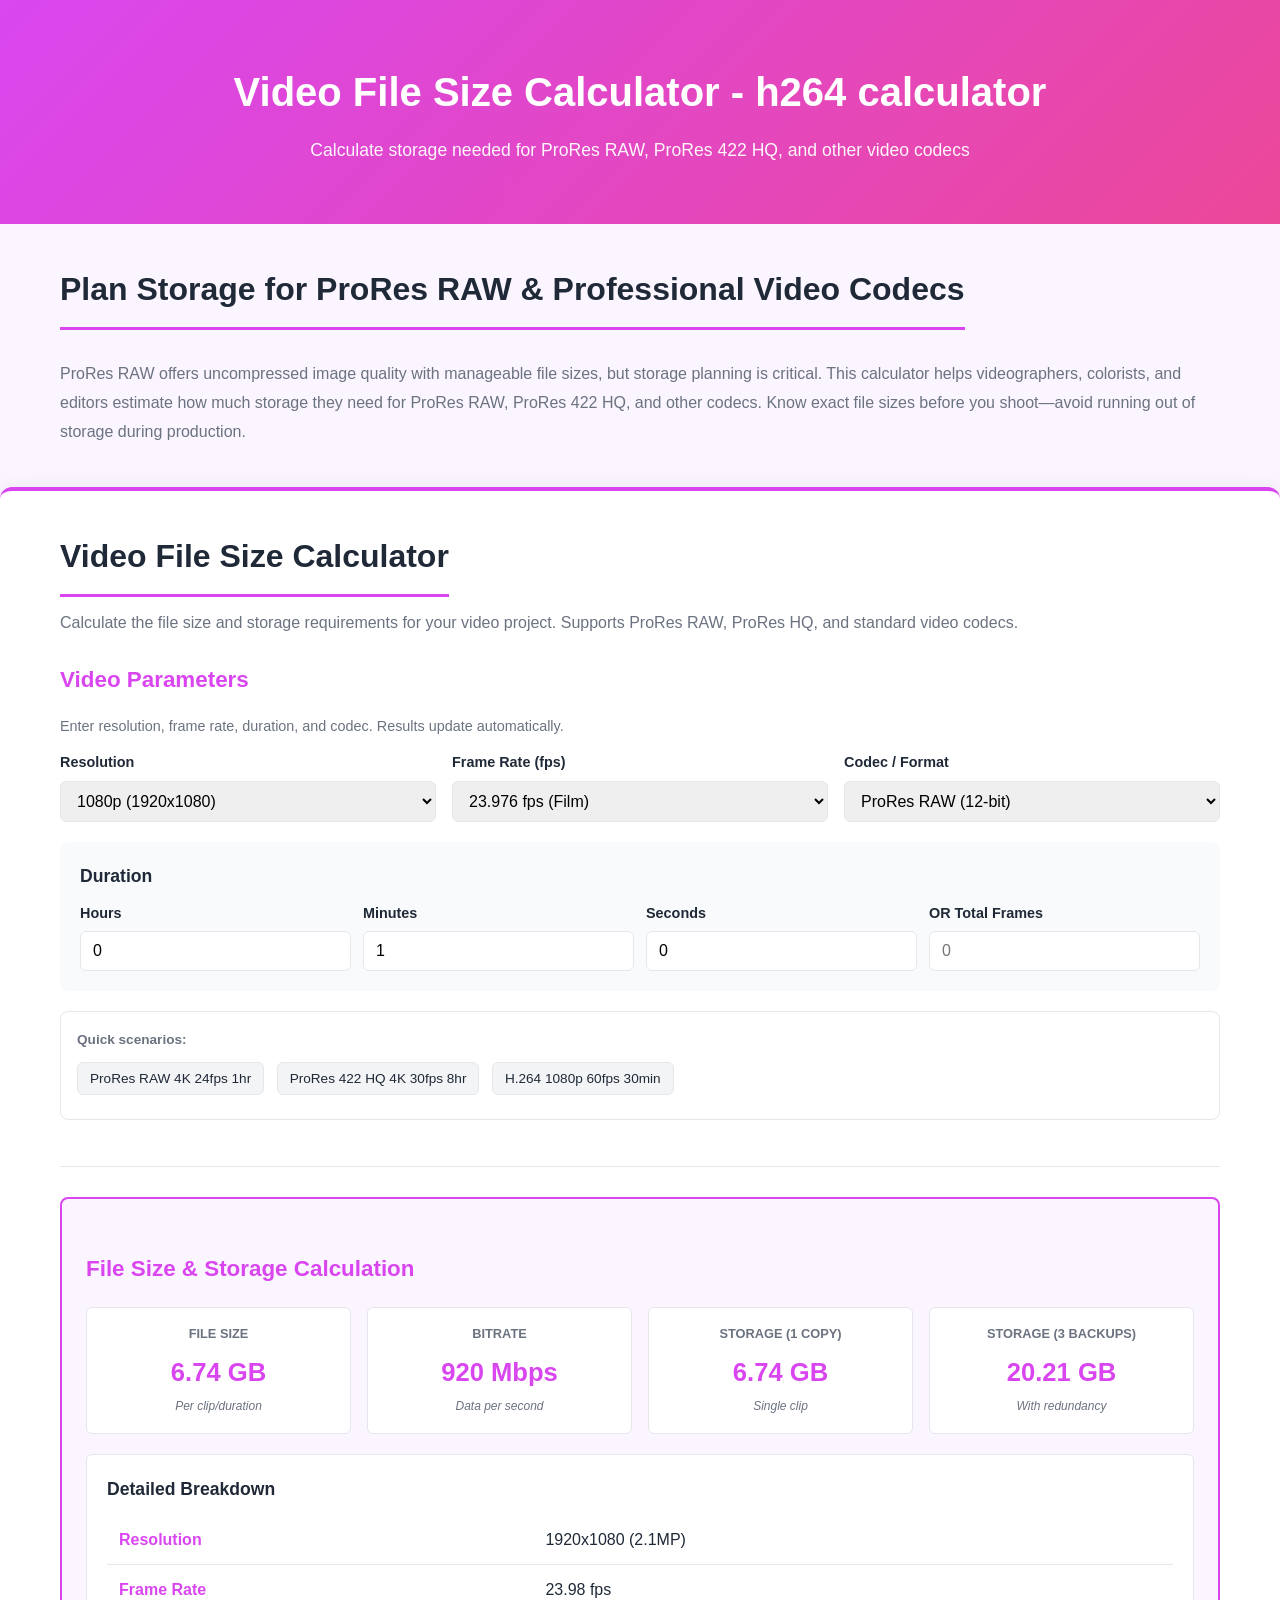
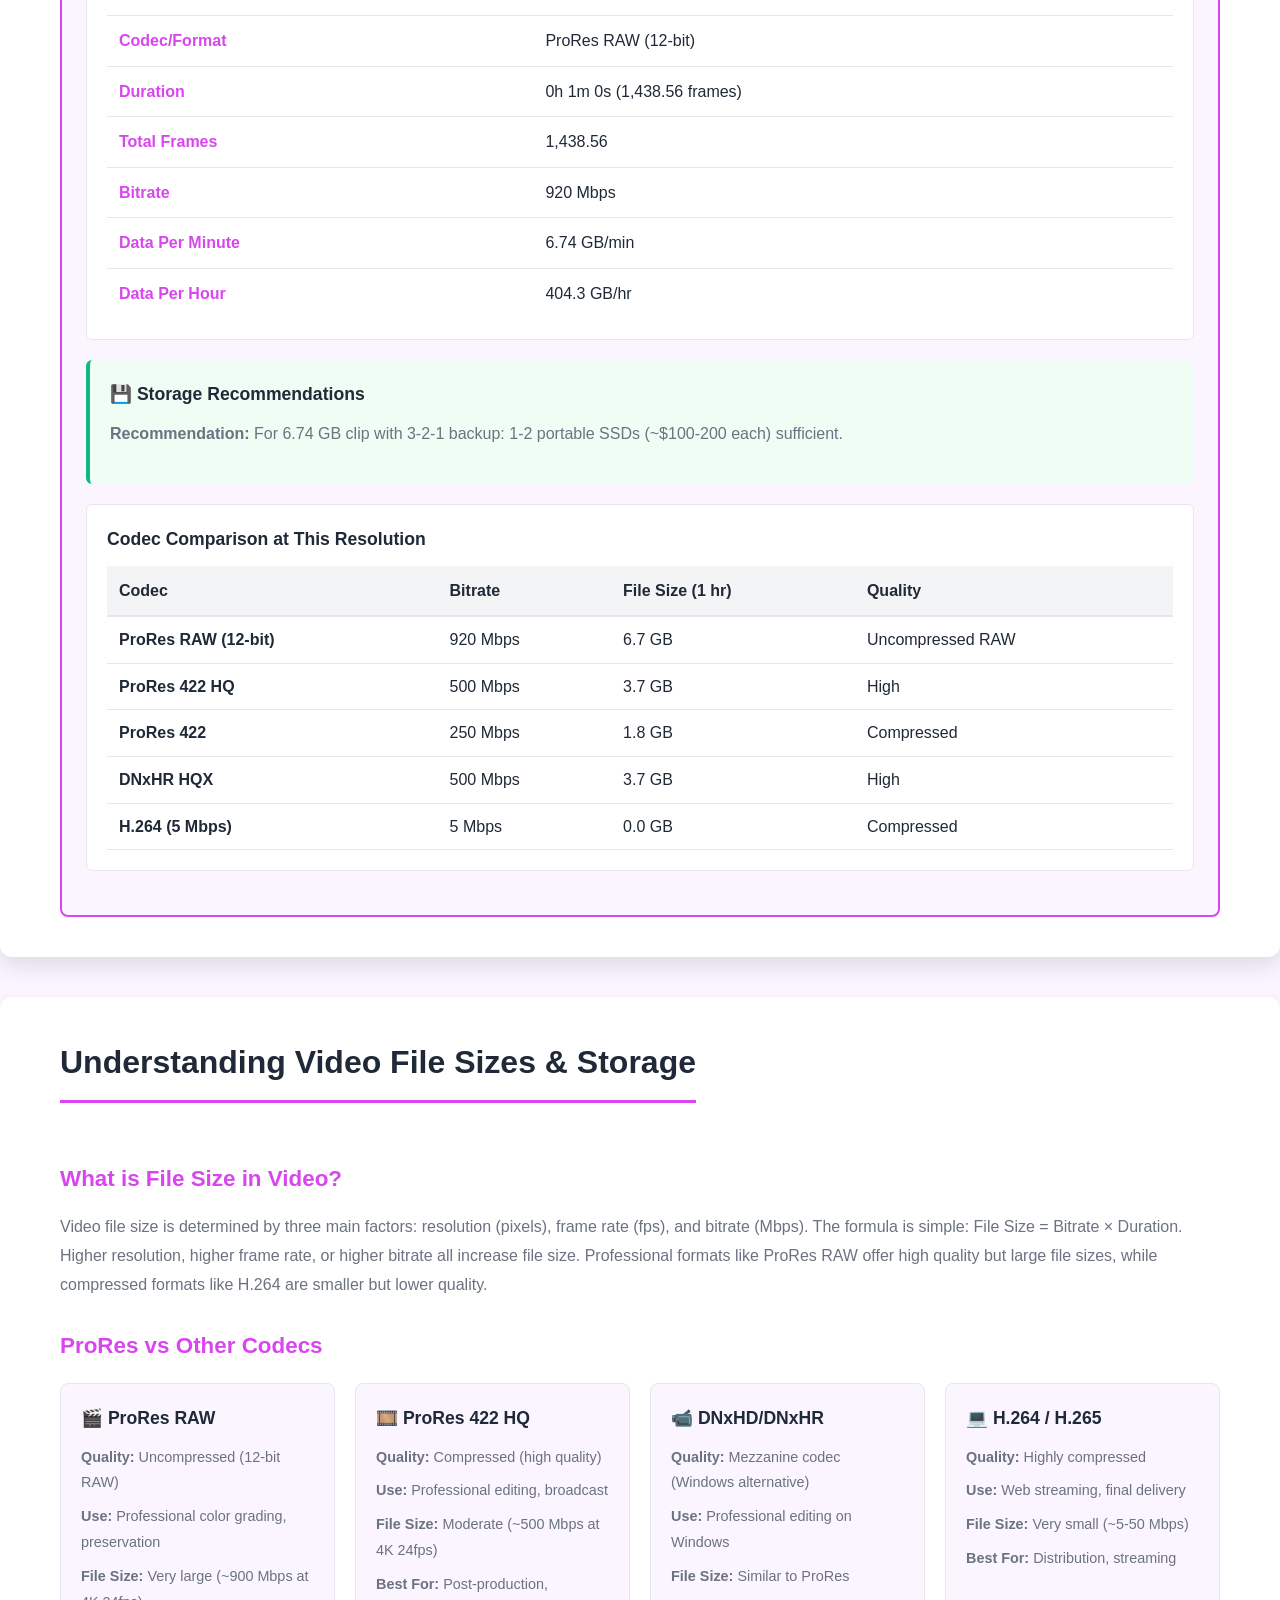
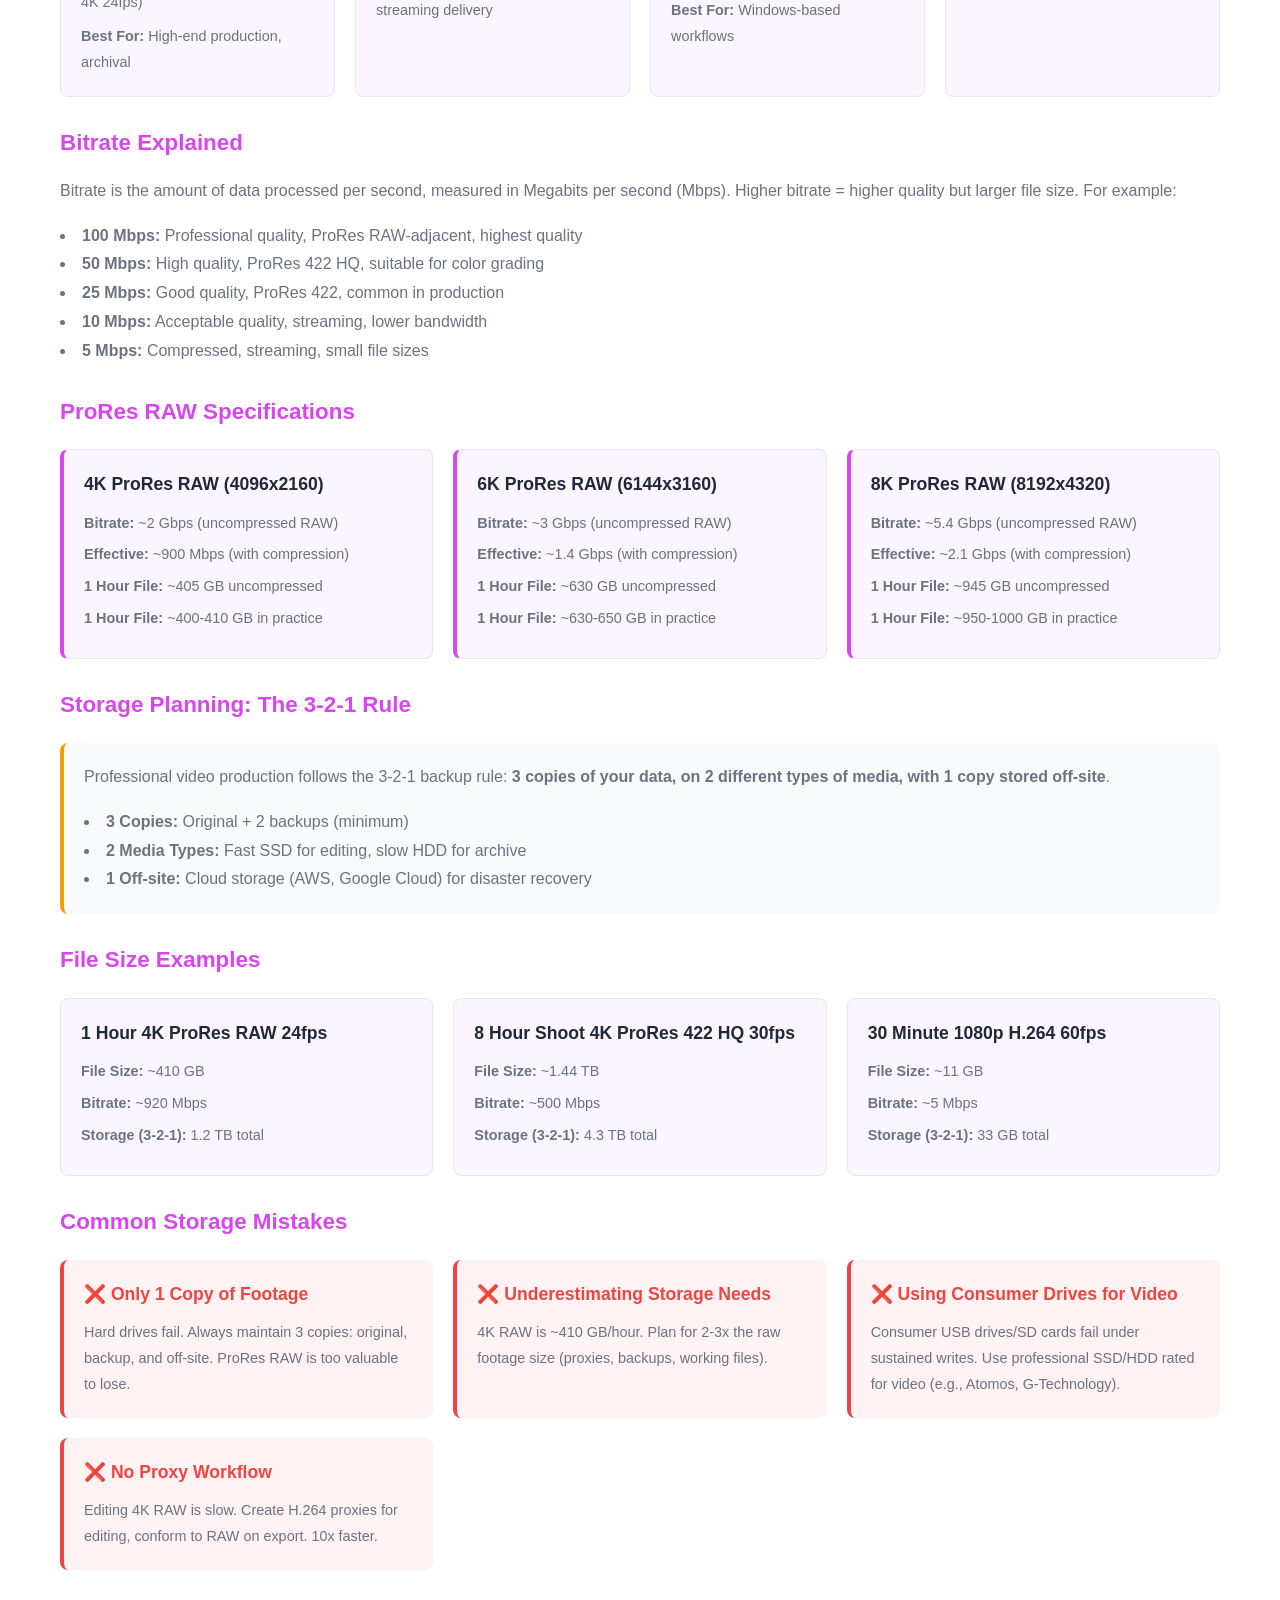
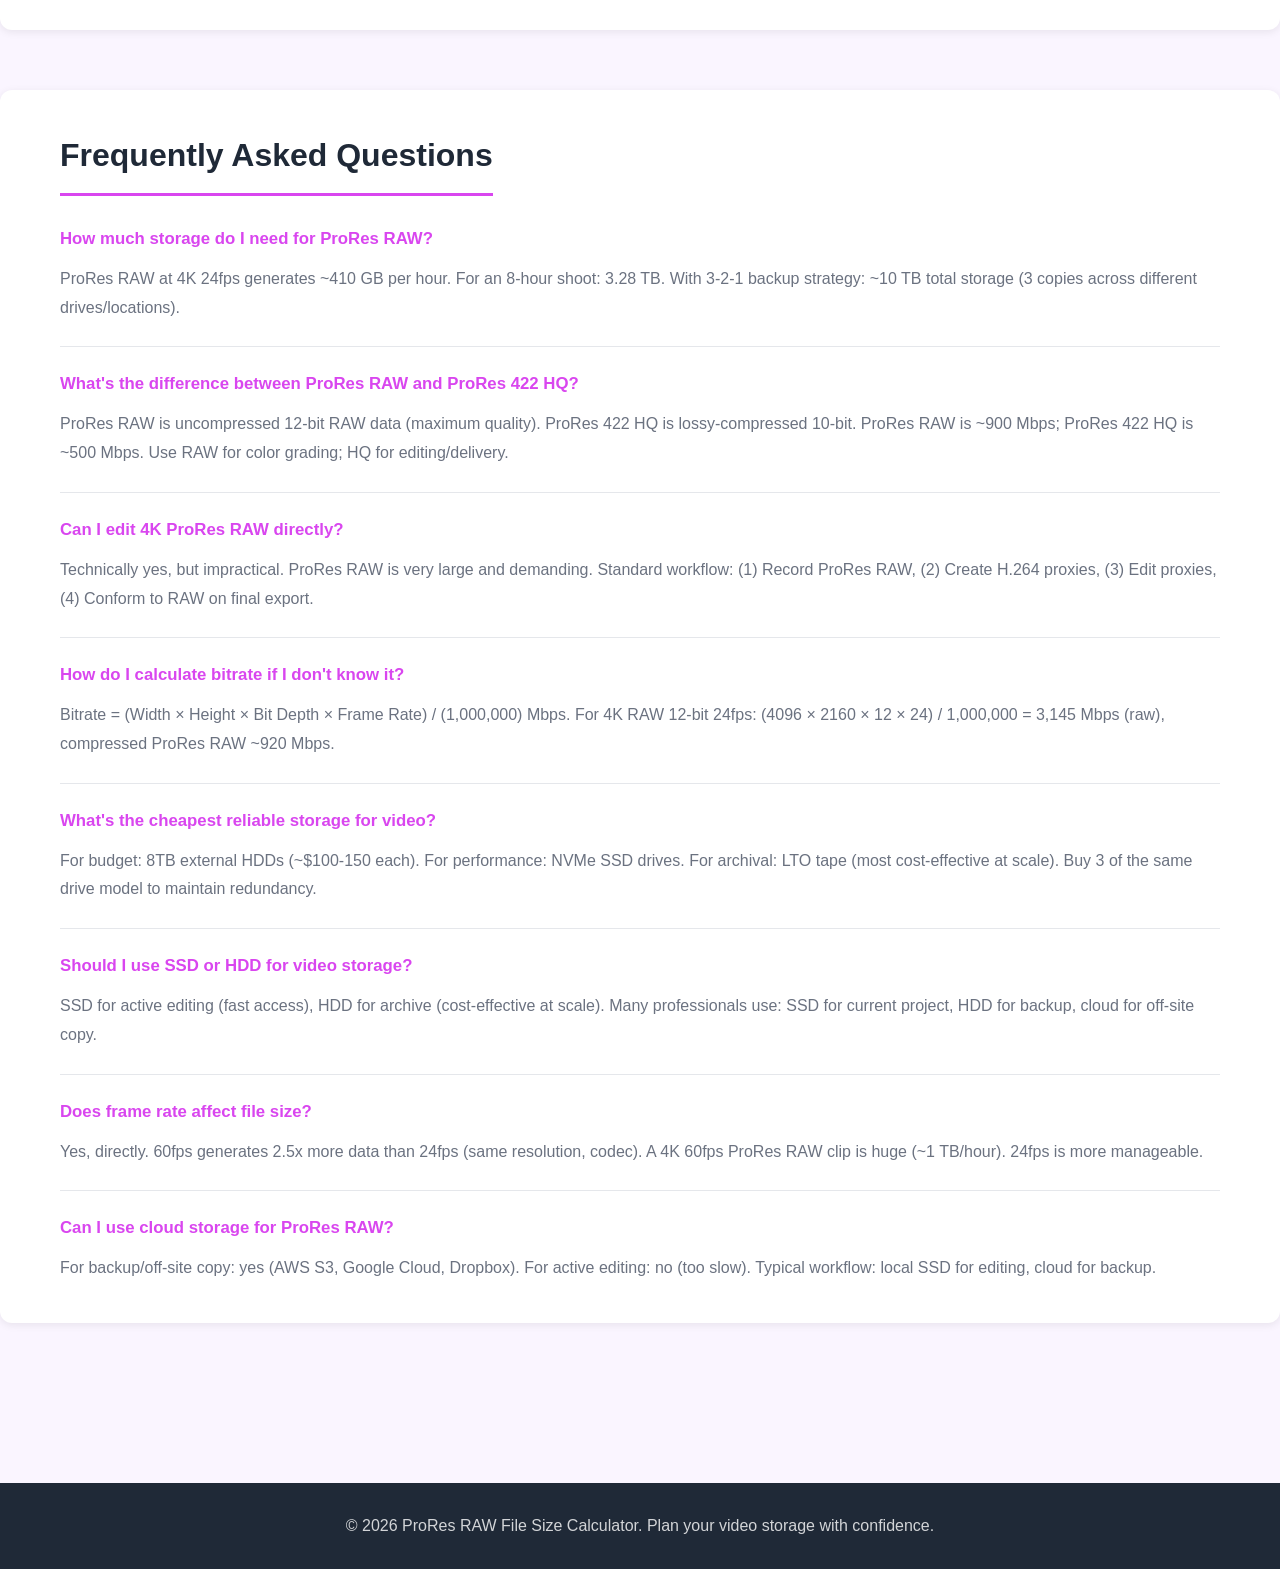
<file: index.html>
<!DOCTYPE html>
<html lang="en">
<head>
    <meta charset="UTF-8">
    <meta name="viewport" content="width=device-width, initial-scale=1.0">
    <meta name="google-site-verification" content="PkLa_ViOo6FAHpvh8SacceMb95o9tePRdrqLNBz9X1M" />
    <title>Video File Size Calculator: Estimate Storage for ProRes RAW & Codec Video</title>
    <meta name="description" content="Free ProRes RAW file size calculator. Calculate storage needed for ProRes RAW, ProRes 422 HQ, and other codecs. Estimate video file size by resolution, frame rate, and duration.">
    <meta name="keywords" content="prores raw file size calculator, prores calculator, prores raw storage, video file size calculator, prores 422 hq, raw video file size, video storage calculator">
    <link rel="stylesheet" href="style.css">
</head>
<body>
    <header class="header">
        <div class="container">
            <h1>Video File Size Calculator - h264 calculator </h1>
            <p class="subtitle">Calculate storage needed for ProRes RAW, ProRes 422 HQ, and other video codecs</p>
        </div>
    </header>

    <main>
        <section class="intro">
            <div class="container">
                <h2>Plan Storage for ProRes RAW & Professional Video Codecs</h2>
                <p>
                    ProRes RAW offers uncompressed image quality with manageable file sizes, but storage planning is critical. This calculator 
                    helps videographers, colorists, and editors estimate how much storage they need for ProRes RAW, ProRes 422 HQ, and other 
                    codecs. Know exact file sizes before you shoot—avoid running out of storage during production.
                </p>
            </div>
        </section>

        <!-- FILE SIZE CALCULATOR TOOL -->
        <section class="featured-tool">
            <div class="container">
                <h2>Video File Size Calculator</h2>
                <p>Calculate the file size and storage requirements for your video project. Supports ProRes RAW, ProRes HQ, and standard video codecs.</p>

                <div class="calculator prores-calc">
                    <div class="calc-section">
                        <h3>Video Parameters</h3>
                        <p class="section-hint">Enter resolution, frame rate, duration, and codec. Results update automatically.</p>

                        <div class="inputs-grid">
                            <div class="input-group">
                                <label>Resolution</label>
                                <select id="resolution" onchange="calculateFileSize()">
                                    <option value="1920x1080">1080p (1920x1080)</option>
                                    <option value="2560x1440">1440p (2560x1440)</option>
                                    <option value="3840x2160">4K (3840x2160)</option>
                                    <option value="4096x2160">DCI 4K (4096x2160)</option>
                                    <option value="5120x2700">5K (5120x2700)</option>
                                    <option value="7680x4320">8K (7680x4320)</option>
                                    <option value="custom">Custom...</option>
                                </select>
                            </div>
                            <div class="input-group" id="customResGroup" style="display: none;">
                                <label>Width (pixels)</label>
                                <input type="number" id="customWidth" placeholder="3840" min="1" onchange="calculateFileSize()">
                            </div>
                            <div class="input-group" id="customHeightGroup" style="display: none;">
                                <label>Height (pixels)</label>
                                <input type="number" id="customHeight" placeholder="2160" min="1" onchange="calculateFileSize()">
                            </div>
                            <div class="input-group">
                                <label>Frame Rate (fps)</label>
                                <select id="frameRate" onchange="calculateFileSize()">
                                    <option value="23.976">23.976 fps (Film)</option>
                                    <option value="24">24 fps</option>
                                    <option value="25">25 fps (PAL)</option>
                                    <option value="29.97">29.97 fps (NTSC)</option>
                                    <option value="30">30 fps</option>
                                    <option value="50">50 fps</option>
                                    <option value="59.94">59.94 fps</option>
                                    <option value="60">60 fps</option>
                                    <option value="120">120 fps</option>
                                    <option value="custom">Custom...</option>
                                </select>
                            </div>
                            <div class="input-group" id="customFpsGroup" style="display: none;">
                                <label>Custom FPS</label>
                                <input type="number" id="customFps" placeholder="60" step="0.01" min="1" onchange="calculateFileSize()">
                            </div>
                            <div class="input-group">
                                <label>Codec / Format</label>
                                <select id="codec" onchange="calculateFileSize()">
                                    <option value="prores-raw">ProRes RAW (12-bit)</option>
                                    <option value="prores-raw-hq">ProRes RAW HQ (12-bit)</option>
                                    <option value="prores-422-hq">ProRes 422 HQ</option>
                                    <option value="prores-422">ProRes 422</option>
                                    <option value="prores-422-lt">ProRes 422 LT</option>
                                    <option value="prores-proxy">ProRes Proxy</option>
                                    <option value="dnxhd-145">DNxHD 145 (1080p)</option>
                                    <option value="dnxhd-220">DNxHD 220 (1080p)</option>
                                    <option value="dnxhr-hqx">DNxHR HQX</option>
                                    <option value="h264">H.264 (5 Mbps)</option>
                                    <option value="h265">H.265/HEVC (5 Mbps)</option>
                                    <option value="custom">Custom Bitrate...</option>
                                </select>
                            </div>
                            <div class="input-group" id="customBitrateGroup" style="display: none;">
                                <label>Custom Bitrate (Mbps)</label>
                                <input type="number" id="customBitrate" placeholder="100" min="1" step="0.1" onchange="calculateFileSize()">
                            </div>
                        </div>

                        <div class="duration-input">
                            <h4>Duration</h4>
                            <div class="duration-fields">
                                <div class="input-group small">
                                    <label>Hours</label>
                                    <input type="number" id="hours" placeholder="0" min="0" value="0" onchange="calculateFileSize()">
                                </div>
                                <div class="input-group small">
                                    <label>Minutes</label>
                                    <input type="number" id="minutes" placeholder="0" min="0" max="59" value="1" onchange="calculateFileSize()">
                                </div>
                                <div class="input-group small">
                                    <label>Seconds</label>
                                    <input type="number" id="seconds" placeholder="0" min="0" max="59" value="0" onchange="calculateFileSize()">
                                </div>
                                <div class="input-group small">
                                    <label>OR Total Frames</label>
                                    <input type="number" id="totalFrames" placeholder="0" min="0" onchange="calculateFileSize()">
                                </div>
                            </div>
                        </div>

                        <div class="quick-scenarios">
                            <p class="template-label">Quick scenarios:</p>
                            <button class="scenario-btn" onclick="loadScenario('prores-raw-4k-24fps-1hr')">ProRes RAW 4K 24fps 1hr</button>
                            <button class="scenario-btn" onclick="loadScenario('prores-422-hq-4k-30fps-8hr')">ProRes 422 HQ 4K 30fps 8hr</button>
                            <button class="scenario-btn" onclick="loadScenario('h264-1080p-60fps-30min')">H.264 1080p 60fps 30min</button>
                        </div>
                    </div>

                    <!-- RESULTS -->
                    <div class="calc-results" id="filesizeResults" style="display: none;">
                        <h3>File Size & Storage Calculation</h3>

                        <div class="results-grid">
                            <div class="result-card">
                                <span class="metric-label">File Size</span>
                                <span class="metric-display" id="fileSize">0 GB</span>
                                <span class="metric-hint">Per clip/duration</span>
                            </div>
                            <div class="result-card">
                                <span class="metric-label">Bitrate</span>
                                <span class="metric-display" id="bitrateDisplay">0 Mbps</span>
                                <span class="metric-hint">Data per second</span>
                            </div>
                            <div class="result-card">
                                <span class="metric-label">Storage (1 Copy)</span>
                                <span class="metric-display" id="storageOne">0 GB</span>
                                <span class="metric-hint">Single clip</span>
                            </div>
                            <div class="result-card">
                                <span class="metric-label">Storage (3 Backups)</span>
                                <span class="metric-display" id="storageThree">0 GB</span>
                                <span class="metric-hint">With redundancy</span>
                            </div>
                        </div>

                        <div class="detailed-breakdown">
                            <h4>Detailed Breakdown</h4>
                            <table class="breakdown-table">
                                <tr>
                                    <td><strong>Resolution</strong></td>
                                    <td id="resDisplay"></td>
                                </tr>
                                <tr>
                                    <td><strong>Frame Rate</strong></td>
                                    <td id="fpsDisplay"></td>
                                </tr>
                                <tr>
                                    <td><strong>Codec/Format</strong></td>
                                    <td id="codecDisplay"></td>
                                </tr>
                                <tr>
                                    <td><strong>Duration</strong></td>
                                    <td id="durationDisplay"></td>
                                </tr>
                                <tr>
                                    <td><strong>Total Frames</strong></td>
                                    <td id="totalFramesDisplay"></td>
                                </tr>
                                <tr>
                                    <td><strong>Bitrate</strong></td>
                                    <td id="bitrateBreakdown"></td>
                                </tr>
                                <tr>
                                    <td><strong>Data Per Minute</strong></td>
                                    <td id="dataPerMinute"></td>
                                </tr>
                                <tr>
                                    <td><strong>Data Per Hour</strong></td>
                                    <td id="dataPerHour"></td>
                                </tr>
                            </table>
                        </div>

                        <div class="storage-recommendations">
                            <h4>💾 Storage Recommendations</h4>
                            <div id="storageRecommendations"></div>
                        </div>

                        <div class="codec-comparison">
                            <h4>Codec Comparison at This Resolution</h4>
                            <table id="codecComparisonTable" class="comparison-table">
                                <thead>
                                    <tr>
                                        <th>Codec</th>
                                        <th>Bitrate</th>
                                        <th>File Size (1 hr)</th>
                                        <th>Quality</th>
                                    </tr>
                                </thead>
                                <tbody id="codecComparisonBody">
                                </tbody>
                            </table>
                        </div>
                    </div>
                </div>
            </div>
        </section>

        <!-- EDUCATIONAL GUIDE -->
        <section class="guide">
            <div class="container">
                <h2>Understanding Video File Sizes & Storage</h2>

                <h3>What is File Size in Video?</h3>
                <p>
                    Video file size is determined by three main factors: resolution (pixels), frame rate (fps), and bitrate (Mbps). 
                    The formula is simple: File Size = Bitrate × Duration. Higher resolution, higher frame rate, or higher bitrate 
                    all increase file size. Professional formats like ProRes RAW offer high quality but large file sizes, while 
                    compressed formats like H.264 are smaller but lower quality.
                </p>

                <h3>ProRes vs Other Codecs</h3>
                <div class="codec-grid">
                    <div class="codec-card">
                        <h4>🎬 ProRes RAW</h4>
                        <p><strong>Quality:</strong> Uncompressed (12-bit RAW)</p>
                        <p><strong>Use:</strong> Professional color grading, preservation</p>
                        <p><strong>File Size:</strong> Very large (~900 Mbps at 4K 24fps)</p>
                        <p><strong>Best For:</strong> High-end production, archival</p>
                    </div>
                    <div class="codec-card">
                        <h4>🎞️ ProRes 422 HQ</h4>
                        <p><strong>Quality:</strong> Compressed (high quality)</p>
                        <p><strong>Use:</strong> Professional editing, broadcast</p>
                        <p><strong>File Size:</strong> Moderate (~500 Mbps at 4K 24fps)</p>
                        <p><strong>Best For:</strong> Post-production, streaming delivery</p>
                    </div>
                    <div class="codec-card">
                        <h4>📹 DNxHD/DNxHR</h4>
                        <p><strong>Quality:</strong> Mezzanine codec (Windows alternative)</p>
                        <p><strong>Use:</strong> Professional editing on Windows</p>
                        <p><strong>File Size:</strong> Similar to ProRes</p>
                        <p><strong>Best For:</strong> Windows-based workflows</p>
                    </div>
                    <div class="codec-card">
                        <h4>💻 H.264 / H.265</h4>
                        <p><strong>Quality:</strong> Highly compressed</p>
                        <p><strong>Use:</strong> Web streaming, final delivery</p>
                        <p><strong>File Size:</strong> Very small (~5-50 Mbps)</p>
                        <p><strong>Best For:</strong> Distribution, streaming</p>
                    </div>
                </div>

                <h3>Bitrate Explained</h3>
                <p>
                    Bitrate is the amount of data processed per second, measured in Megabits per second (Mbps). 
                    Higher bitrate = higher quality but larger file size. For example:
                </p>
                <ul style="list-style-position: inside; color: var(--text-light); line-height: 1.8;">
                    <li><strong>100 Mbps:</strong> Professional quality, ProRes RAW-adjacent, highest quality</li>
                    <li><strong>50 Mbps:</strong> High quality, ProRes 422 HQ, suitable for color grading</li>
                    <li><strong>25 Mbps:</strong> Good quality, ProRes 422, common in production</li>
                    <li><strong>10 Mbps:</strong> Acceptable quality, streaming, lower bandwidth</li>
                    <li><strong>5 Mbps:</strong> Compressed, streaming, small file sizes</li>
                </ul>

                <h3>ProRes RAW Specifications</h3>
                <div class="specs-grid">
                    <div class="spec-card">
                        <h4>4K ProRes RAW (4096x2160)</h4>
                        <p><strong>Bitrate:</strong> ~2 Gbps (uncompressed RAW)</p>
                        <p><strong>Effective:</strong> ~900 Mbps (with compression)</p>
                        <p><strong>1 Hour File:</strong> ~405 GB uncompressed</p>
                        <p><strong>1 Hour File:</strong> ~400-410 GB in practice</p>
                    </div>
                    <div class="spec-card">
                        <h4>6K ProRes RAW (6144x3160)</h4>
                        <p><strong>Bitrate:</strong> ~3 Gbps (uncompressed RAW)</p>
                        <p><strong>Effective:</strong> ~1.4 Gbps (with compression)</p>
                        <p><strong>1 Hour File:</strong> ~630 GB uncompressed</p>
                        <p><strong>1 Hour File:</strong> ~630-650 GB in practice</p>
                    </div>
                    <div class="spec-card">
                        <h4>8K ProRes RAW (8192x4320)</h4>
                        <p><strong>Bitrate:</strong> ~5.4 Gbps (uncompressed RAW)</p>
                        <p><strong>Effective:</strong> ~2.1 Gbps (with compression)</p>
                        <p><strong>1 Hour File:</strong> ~945 GB uncompressed</p>
                        <p><strong>1 Hour File:</strong> ~950-1000 GB in practice</p>
                    </div>
                </div>

                <h3>Storage Planning: The 3-2-1 Rule</h3>
                <div class="storage-rule">
                    <p>
                        Professional video production follows the 3-2-1 backup rule: <strong>3 copies of your data, 
                        on 2 different types of media, with 1 copy stored off-site</strong>.
                    </p>
                    <ul style="list-style-position: inside; color: var(--text-light); line-height: 1.8;">
                        <li><strong>3 Copies:</strong> Original + 2 backups (minimum)</li>
                        <li><strong>2 Media Types:</strong> Fast SSD for editing, slow HDD for archive</li>
                        <li><strong>1 Off-site:</strong> Cloud storage (AWS, Google Cloud) for disaster recovery</li>
                    </ul>
                </div>

                <h3>File Size Examples</h3>
                <div class="examples-grid">
                    <div class="example-card">
                        <h4>1 Hour 4K ProRes RAW 24fps</h4>
                        <p><strong>File Size:</strong> ~410 GB</p>
                        <p><strong>Bitrate:</strong> ~920 Mbps</p>
                        <p><strong>Storage (3-2-1):</strong> 1.2 TB total</p>
                    </div>
                    <div class="example-card">
                        <h4>8 Hour Shoot 4K ProRes 422 HQ 30fps</h4>
                        <p><strong>File Size:</strong> ~1.44 TB</p>
                        <p><strong>Bitrate:</strong> ~500 Mbps</p>
                        <p><strong>Storage (3-2-1):</strong> 4.3 TB total</p>
                    </div>
                    <div class="example-card">
                        <h4>30 Minute 1080p H.264 60fps</h4>
                        <p><strong>File Size:</strong> ~11 GB</p>
                        <p><strong>Bitrate:</strong> ~5 Mbps</p>
                        <p><strong>Storage (3-2-1):</strong> 33 GB total</p>
                    </div>
                </div>

                <h3>Common Storage Mistakes</h3>
                <div class="mistakes-grid">
                    <div class="mistake-card">
                        <h4>❌ Only 1 Copy of Footage</h4>
                        <p>Hard drives fail. Always maintain 3 copies: original, backup, and off-site. ProRes RAW is too valuable to lose.</p>
                    </div>
                    <div class="mistake-card">
                        <h4>❌ Underestimating Storage Needs</h4>
                        <p>4K RAW is ~410 GB/hour. Plan for 2-3x the raw footage size (proxies, backups, working files).</p>
                    </div>
                    <div class="mistake-card">
                        <h4>❌ Using Consumer Drives for Video</h4>
                        <p>Consumer USB drives/SD cards fail under sustained writes. Use professional SSD/HDD rated for video (e.g., Atomos, G-Technology).</p>
                    </div>
                    <div class="mistake-card">
                        <h4>❌ No Proxy Workflow</h4>
                        <p>Editing 4K RAW is slow. Create H.264 proxies for editing, conform to RAW on export. 10x faster.</p>
                    </div>
                </div>
            </div>
        </section>

        <!-- FAQS -->
        <section class="faqs">
            <div class="container">
                <h2>Frequently Asked Questions</h2>

                <div class="faq-item">
                    <h3>How much storage do I need for ProRes RAW?</h3>
                    <p>
                        ProRes RAW at 4K 24fps generates ~410 GB per hour. For an 8-hour shoot: 3.28 TB. 
                        With 3-2-1 backup strategy: ~10 TB total storage (3 copies across different drives/locations).
                    </p>
                </div>

                <div class="faq-item">
                    <h3>What's the difference between ProRes RAW and ProRes 422 HQ?</h3>
                    <p>
                        ProRes RAW is uncompressed 12-bit RAW data (maximum quality). ProRes 422 HQ is lossy-compressed 10-bit. 
                        ProRes RAW is ~900 Mbps; ProRes 422 HQ is ~500 Mbps. Use RAW for color grading; HQ for editing/delivery.
                    </p>
                </div>

                <div class="faq-item">
                    <h3>Can I edit 4K ProRes RAW directly?</h3>
                    <p>
                        Technically yes, but impractical. ProRes RAW is very large and demanding. Standard workflow: 
                        (1) Record ProRes RAW, (2) Create H.264 proxies, (3) Edit proxies, (4) Conform to RAW on final export.
                    </p>
                </div>

                <div class="faq-item">
                    <h3>How do I calculate bitrate if I don't know it?</h3>
                    <p>
                        Bitrate = (Width × Height × Bit Depth × Frame Rate) / (1,000,000) Mbps. 
                        For 4K RAW 12-bit 24fps: (4096 × 2160 × 12 × 24) / 1,000,000 = 3,145 Mbps (raw), 
                        compressed ProRes RAW ~920 Mbps.
                    </p>
                </div>

                <div class="faq-item">
                    <h3>What's the cheapest reliable storage for video?</h3>
                    <p>
                        For budget: 8TB external HDDs (~$100-150 each). For performance: NVMe SSD drives. 
                        For archival: LTO tape (most cost-effective at scale). Buy 3 of the same drive model to maintain redundancy.
                    </p>
                </div>

                <div class="faq-item">
                    <h3>Should I use SSD or HDD for video storage?</h3>
                    <p>
                        SSD for active editing (fast access), HDD for archive (cost-effective at scale). 
                        Many professionals use: SSD for current project, HDD for backup, cloud for off-site copy.
                    </p>
                </div>

                <div class="faq-item">
                    <h3>Does frame rate affect file size?</h3>
                    <p>
                        Yes, directly. 60fps generates 2.5x more data than 24fps (same resolution, codec). 
                        A 4K 60fps ProRes RAW clip is huge (~1 TB/hour). 24fps is more manageable.
                    </p>
                </div>

                <div class="faq-item">
                    <h3>Can I use cloud storage for ProRes RAW?</h3>
                    <p>
                        For backup/off-site copy: yes (AWS S3, Google Cloud, Dropbox). For active editing: no (too slow). 
                        Typical workflow: local SSD for editing, cloud for backup.
                    </p>
                </div>
            </div>
        </section>
    </main>

    <footer class="footer">
        <div class="container">
            <p>&copy; 2026 ProRes RAW File Size Calculator. Plan your video storage with confidence.</p>
        </div>
    </footer>

    <script src="app.js"></script>
</body>
</html>
</file>
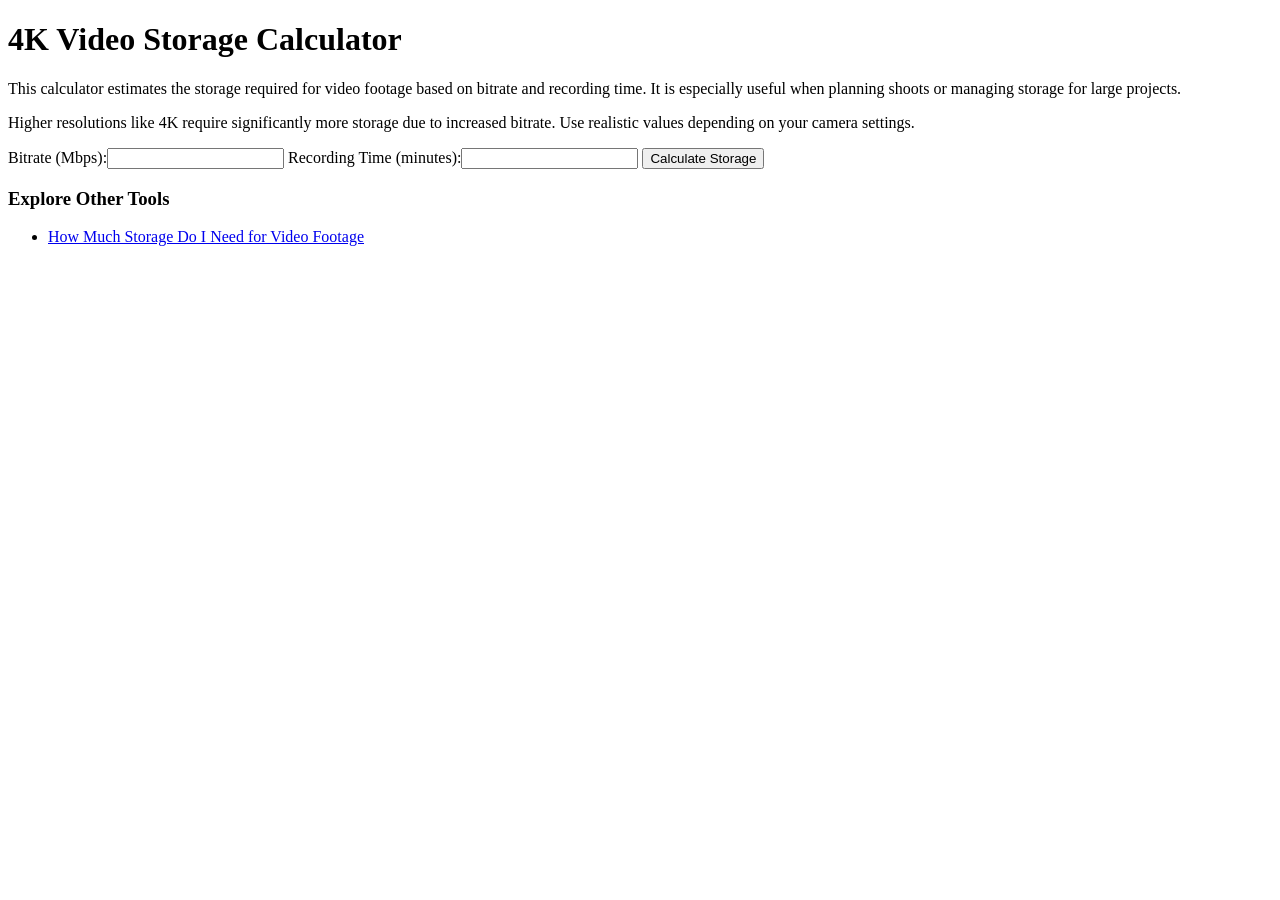
<file: 4k/index.html>
<!DOCTYPE html>
<html>
<head>
<meta charset="UTF-8">
<title>4K Video Storage Calculator</title>
<link rel="stylesheet" href="style.css">
    <meta name="google-site-verification" content="PkLa_ViOo6FAHpvh8SacceMb95o9tePRdrqLNBz9X1M" />
</head>
<body>

<h1>4K Video Storage Calculator</h1>

<p>This calculator estimates the storage required for video footage based on bitrate and recording time. It is especially useful when planning shoots or managing storage for large projects.</p>

<p>Higher resolutions like 4K require significantly more storage due to increased bitrate. Use realistic values depending on your camera settings.</p>


<label>Bitrate (Mbps):</label><input id="bitrate" type="number">
<label>Recording Time (minutes):</label><input id="time" type="number">


<button onclick="calc()">Calculate Storage</button>

<p id="result"></p>

<h3>Explore Other Tools</h3>
<ul>
<li><a href="../storage/index.html">How Much Storage Do I Need for Video Footage</a></li>
</ul>

<script>
function calc(){

let bitrate=parseFloat(document.getElementById('bitrate').value)||0;
let time=parseFloat(document.getElementById('time').value)||0;

// size in MB: (bitrate * time * 60) / 8
let result = (bitrate * time * 60) / 8;

document.getElementById('result').innerText="Estimated Storage: " + result.toFixed(2) + " MB";
}
</script>

</body>
</html>
</file>
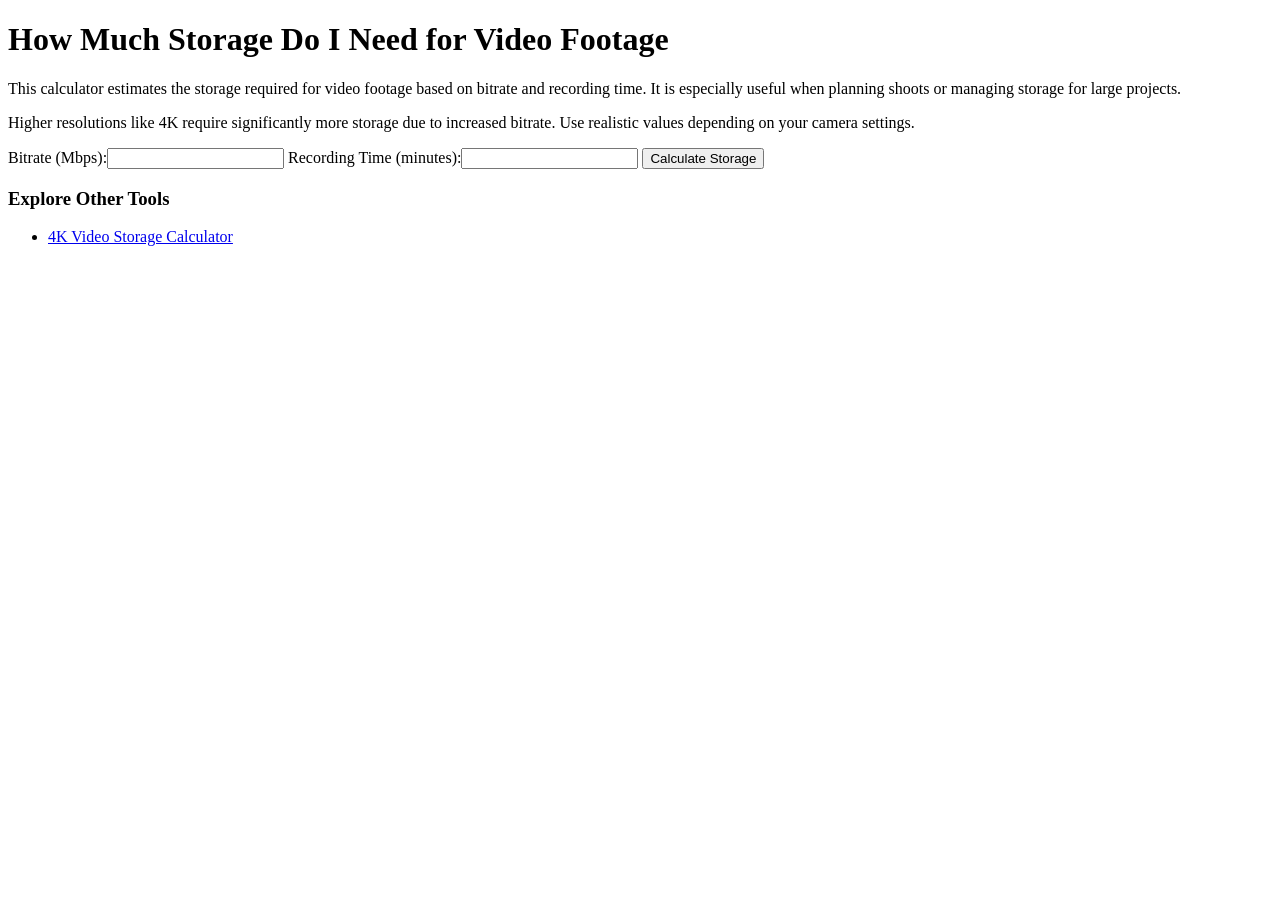
<file: storage/index.html>
<!DOCTYPE html>
<html>
<head>
<meta charset="UTF-8">
<title>How Much Storage Do I Need for Video Footage</title>
<link rel="stylesheet" href="style.css">
    <meta name="google-site-verification" content="PkLa_ViOo6FAHpvh8SacceMb95o9tePRdrqLNBz9X1M" />
</head>
<body>

<h1>How Much Storage Do I Need for Video Footage</h1>

<p>This calculator estimates the storage required for video footage based on bitrate and recording time. It is especially useful when planning shoots or managing storage for large projects.</p>

<p>Higher resolutions like 4K require significantly more storage due to increased bitrate. Use realistic values depending on your camera settings.</p>


<label>Bitrate (Mbps):</label><input id="bitrate" type="number">
<label>Recording Time (minutes):</label><input id="time" type="number">


<button onclick="calc()">Calculate Storage</button>

<p id="result"></p>

<h3>Explore Other Tools</h3>
<ul>
<li><a href="../4k/index.html">4K Video Storage Calculator</a></li>
</ul>

<script>
function calc(){

let bitrate=parseFloat(document.getElementById('bitrate').value)||0;
let time=parseFloat(document.getElementById('time').value)||0;

// size in MB: (bitrate * time * 60) / 8
let result = (bitrate * time * 60) / 8;

document.getElementById('result').innerText="Estimated Storage: " + result.toFixed(2) + " MB";
}
</script>

</body>
</html>
</file>
<file: style.css>
* {
    margin: 0;
    padding: 0;
    box-sizing: border-box;
}

:root {
    --primary: #d946ef;
    --primary-light: #ec4899;
    --danger: #ef4444;
    --success: #10b981;
    --warning: #f59e0b;
    --bg: #faf5ff;
    --card-bg: #fff;
    --text: #1f2937;
    --text-light: #6b7280;
    --border: #e5e7eb;
    --shadow: 0 2px 8px rgba(0, 0, 0, 0.08);
    --shadow-lg: 0 8px 24px rgba(0, 0, 0, 0.12);
}

html, body {
    font-family: -apple-system, BlinkMacSystemFont, 'Segoe UI', 'Helvetica Neue', sans-serif;
    color: var(--text);
    background: var(--bg);
    line-height: 1.6;
}

.container {
    max-width: 1200px;
    margin: 0 auto;
    padding: 0 20px;
}

/* Header */
.header {
    background: linear-gradient(135deg, #d946ef 0%, #ec4899 100%);
    color: white;
    padding: 60px 20px;
    text-align: center;
}

.header h1 {
    font-size: 2.5rem;
    margin-bottom: 12px;
    font-weight: 700;
}

.subtitle {
    font-size: 1.1rem;
    opacity: 0.95;
    font-weight: 300;
}

/* Main */
main {
    padding: 40px 0;
}

section {
    margin-bottom: 60px;
}

section h2 {
    font-size: 2rem;
    margin-bottom: 30px;
    color: var(--text);
    border-bottom: 3px solid var(--primary);
    padding-bottom: 12px;
    display: inline-block;
}

section h3 {
    font-size: 1.4rem;
    margin-top: 28px;
    margin-bottom: 16px;
    color: var(--primary);
    font-weight: 600;
}

section h4 {
    font-size: 1.1rem;
    margin-bottom: 12px;
    color: var(--text);
    font-weight: 600;
}

section p {
    font-size: 1rem;
    color: var(--text-light);
    margin-bottom: 16px;
    line-height: 1.8;
}

/* Intro */
.intro {
    margin-bottom: 40px;
}

/* Featured Tool */
.featured-tool {
    background: var(--card-bg);
    padding: 40px 20px;
    border-radius: 12px;
    box-shadow: var(--shadow-lg);
    margin-bottom: 40px;
    border-top: 4px solid var(--primary);
}

.featured-tool h2 {
    margin-bottom: 12px;
}

.featured-tool > .container > p {
    margin-bottom: 24px;
    color: var(--text-light);
}

/* Calculator */
.prores-calc {
    margin-top: 20px;
}

.calc-section {
    margin-bottom: 30px;
    padding-bottom: 30px;
    border-bottom: 1px solid var(--border);
}

.calc-section:last-child {
    border-bottom: none;
    margin-bottom: 0;
    padding-bottom: 0;
}

.calc-section h3 {
    margin-top: 0;
}

.section-hint {
    font-size: 0.9rem;
    color: var(--text-light);
    margin-bottom: 12px;
}

/* Inputs */
.inputs-grid {
    display: grid;
    grid-template-columns: repeat(auto-fit, minmax(200px, 1fr));
    gap: 16px;
    margin-bottom: 20px;
}

.input-group {
    display: flex;
    flex-direction: column;
}

.input-group label {
    font-size: 0.9rem;
    font-weight: 600;
    margin-bottom: 6px;
    color: var(--text);
}

.input-group input,
.input-group select {
    padding: 10px 12px;
    border: 1px solid var(--border);
    border-radius: 6px;
    font-size: 1rem;
    transition: all 0.2s ease;
}

.input-group input:focus,
.input-group select:focus {
    outline: none;
    border-color: var(--primary);
    box-shadow: 0 0 0 3px rgba(217, 70, 239, 0.1);
}

.input-group.small {
    flex: 1;
    min-width: 100px;
}

/* Duration Input */
.duration-input {
    background: #f9fafb;
    padding: 20px;
    border-radius: 8px;
    margin: 20px 0;
}

.duration-input h4 {
    margin-top: 0;
}

.duration-fields {
    display: grid;
    grid-template-columns: repeat(auto-fit, minmax(120px, 1fr));
    gap: 12px;
}

/* Quick Scenarios */
.quick-scenarios {
    background: var(--card-bg);
    padding: 16px;
    border-radius: 8px;
    border: 1px solid var(--border);
    margin: 16px 0;
}

.template-label {
    font-size: 0.85rem;
    color: var(--text-light);
    font-weight: 600;
    margin-bottom: 10px;
}

.scenario-btn {
    padding: 8px 12px;
    background: #f3f4f6;
    color: var(--text);
    border: 1px solid var(--border);
    border-radius: 6px;
    font-size: 0.85rem;
    cursor: pointer;
    margin-right: 8px;
    margin-bottom: 8px;
    transition: all 0.2s ease;
}

.scenario-btn:hover {
    background: var(--primary);
    color: white;
    border-color: var(--primary);
}

/* Calculate Button */
.calculate-btn {
    width: 100%;
    padding: 14px;
    background: var(--primary);
    color: white;
    border: none;
    border-radius: 6px;
    font-size: 1.05rem;
    font-weight: 700;
    cursor: pointer;
    transition: all 0.3s ease;
    margin-top: 16px;
}

.calculate-btn:hover {
    background: var(--primary-light);
    transform: translateY(-2px);
    box-shadow: var(--shadow-lg);
}

/* Results */
.calc-results {
    background: #faf5ff;
    padding: 24px;
    border-radius: 8px;
    border: 2px solid var(--primary);
    margin-top: 20px;
}

.results-grid {
    display: grid;
    grid-template-columns: repeat(auto-fit, minmax(200px, 1fr));
    gap: 16px;
    margin: 20px 0;
}

.result-card {
    background: white;
    padding: 16px;
    border-radius: 6px;
    border: 1px solid var(--border);
    text-align: center;
}

.metric-label {
    display: block;
    font-size: 0.8rem;
    color: var(--text-light);
    font-weight: 600;
    text-transform: uppercase;
    margin-bottom: 8px;
}

.metric-display {
    display: block;
    font-size: 1.6rem;
    font-weight: 700;
    color: var(--primary);
    margin-bottom: 4px;
}

.metric-hint {
    display: block;
    font-size: 0.75rem;
    color: var(--text-light);
    font-style: italic;
}

/* Breakdown Table */
.detailed-breakdown {
    background: white;
    padding: 20px;
    border-radius: 6px;
    border: 1px solid var(--border);
    margin: 20px 0;
}

.breakdown-table {
    width: 100%;
    border-collapse: collapse;
}

.breakdown-table tr {
    border-bottom: 1px solid var(--border);
}

.breakdown-table tr:last-child {
    border-bottom: none;
}

.breakdown-table td {
    padding: 12px;
}

.breakdown-table td:first-child {
    font-weight: 600;
    color: var(--primary);
    width: 40%;
}

/* Storage Recommendations */
.storage-recommendations {
    background: #f0fdf4;
    padding: 20px;
    border-radius: 6px;
    border-left: 4px solid var(--success);
    margin: 20px 0;
}

.storage-recommendations h4 {
    margin-top: 0;
}

/* Codec Comparison */
.codec-comparison {
    background: white;
    padding: 20px;
    border-radius: 6px;
    border: 1px solid var(--border);
    margin: 20px 0;
    overflow-x: auto;
}

.comparison-table {
    width: 100%;
    border-collapse: collapse;
}

.comparison-table thead {
    background: #f3f4f6;
    border-bottom: 2px solid var(--border);
}

.comparison-table th {
    padding: 12px;
    text-align: left;
    font-weight: 600;
}

.comparison-table td {
    padding: 10px 12px;
    border-bottom: 1px solid var(--border);
}

/* Guide */
.guide {
    background: var(--card-bg);
    padding: 40px 20px;
    border-radius: 12px;
    box-shadow: var(--shadow);
}

/* Codec Grid */
.codec-grid {
    display: grid;
    grid-template-columns: repeat(auto-fit, minmax(260px, 1fr));
    gap: 20px;
    margin: 20px 0;
}

.codec-card {
    background: var(--bg);
    padding: 20px;
    border-radius: 8px;
    border: 1px solid var(--border);
}

.codec-card h4 {
    margin-top: 0;
}

.codec-card p {
    font-size: 0.9rem;
    margin-bottom: 8px;
}

.codec-card p:last-child {
    margin-bottom: 0;
}

/* Specs Grid */
.specs-grid {
    display: grid;
    grid-template-columns: repeat(auto-fit, minmax(280px, 1fr));
    gap: 20px;
    margin: 20px 0;
}

.spec-card {
    background: var(--bg);
    padding: 20px;
    border-radius: 8px;
    border: 1px solid var(--border);
    border-left: 4px solid var(--primary);
}

.spec-card h4 {
    margin-top: 0;
}

.spec-card p {
    font-size: 0.9rem;
    margin-bottom: 6px;
}

/* Storage Rule */
.storage-rule {
    background: #f9fafb;
    padding: 20px;
    border-radius: 8px;
    border-left: 4px solid var(--warning);
    margin: 20px 0;
}

/* Examples Grid */
.examples-grid {
    display: grid;
    grid-template-columns: repeat(auto-fit, minmax(260px, 1fr));
    gap: 20px;
    margin: 20px 0;
}

.example-card {
    background: var(--bg);
    padding: 20px;
    border-radius: 8px;
    border: 1px solid var(--border);
}

.example-card h4 {
    margin-top: 0;
}

.example-card p {
    font-size: 0.9rem;
    margin-bottom: 6px;
}

/* Mistakes Grid */
.mistakes-grid {
    display: grid;
    grid-template-columns: repeat(auto-fit, minmax(280px, 1fr));
    gap: 20px;
    margin: 20px 0;
}

.mistake-card {
    background: #fef2f2;
    padding: 20px;
    border-radius: 8px;
    border-left: 4px solid var(--danger);
}

.mistake-card h4 {
    margin-top: 0;
    color: var(--danger);
}

.mistake-card p {
    margin-bottom: 0;
    font-size: 0.9rem;
}

/* FAQs */
.faqs {
    background: var(--card-bg);
    padding: 40px 20px;
    border-radius: 12px;
    box-shadow: var(--shadow);
}

.faqs h2 {
    margin-bottom: 30px;
}

.faq-item {
    margin-bottom: 24px;
    padding-bottom: 24px;
    border-bottom: 1px solid var(--border);
}

.faq-item:last-child {
    border-bottom: none;
    margin-bottom: 0;
    padding-bottom: 0;
}

.faq-item h3 {
    font-size: 1.05rem;
    margin-top: 0;
    margin-bottom: 12px;
}

.faq-item p {
    margin-bottom: 0;
}

/* Footer */
.footer {
    background: var(--text);
    color: white;
    text-align: center;
    padding: 30px 20px;
    margin-top: 60px;
}

.footer p {
    color: rgba(255, 255, 255, 0.8);
    margin: 0;
}

/* Responsive */
@media (max-width: 768px) {
    .header h1 {
        font-size: 1.8rem;
    }

    section h2 {
        font-size: 1.6rem;
    }

    .inputs-grid,
    .results-grid,
    .codec-grid,
    .specs-grid,
    .examples-grid,
    .mistakes-grid {
        grid-template-columns: 1fr;
    }

    .duration-fields {
        grid-template-columns: 1fr 1fr;
    }
}
</file>
<file: 4k/style.css>
body{{font-family:Arial;padding:20px;line-height:1.6;}}
</file>
<file: storage/style.css>
body{{font-family:Arial;padding:20px;line-height:1.6;}}
</file>
